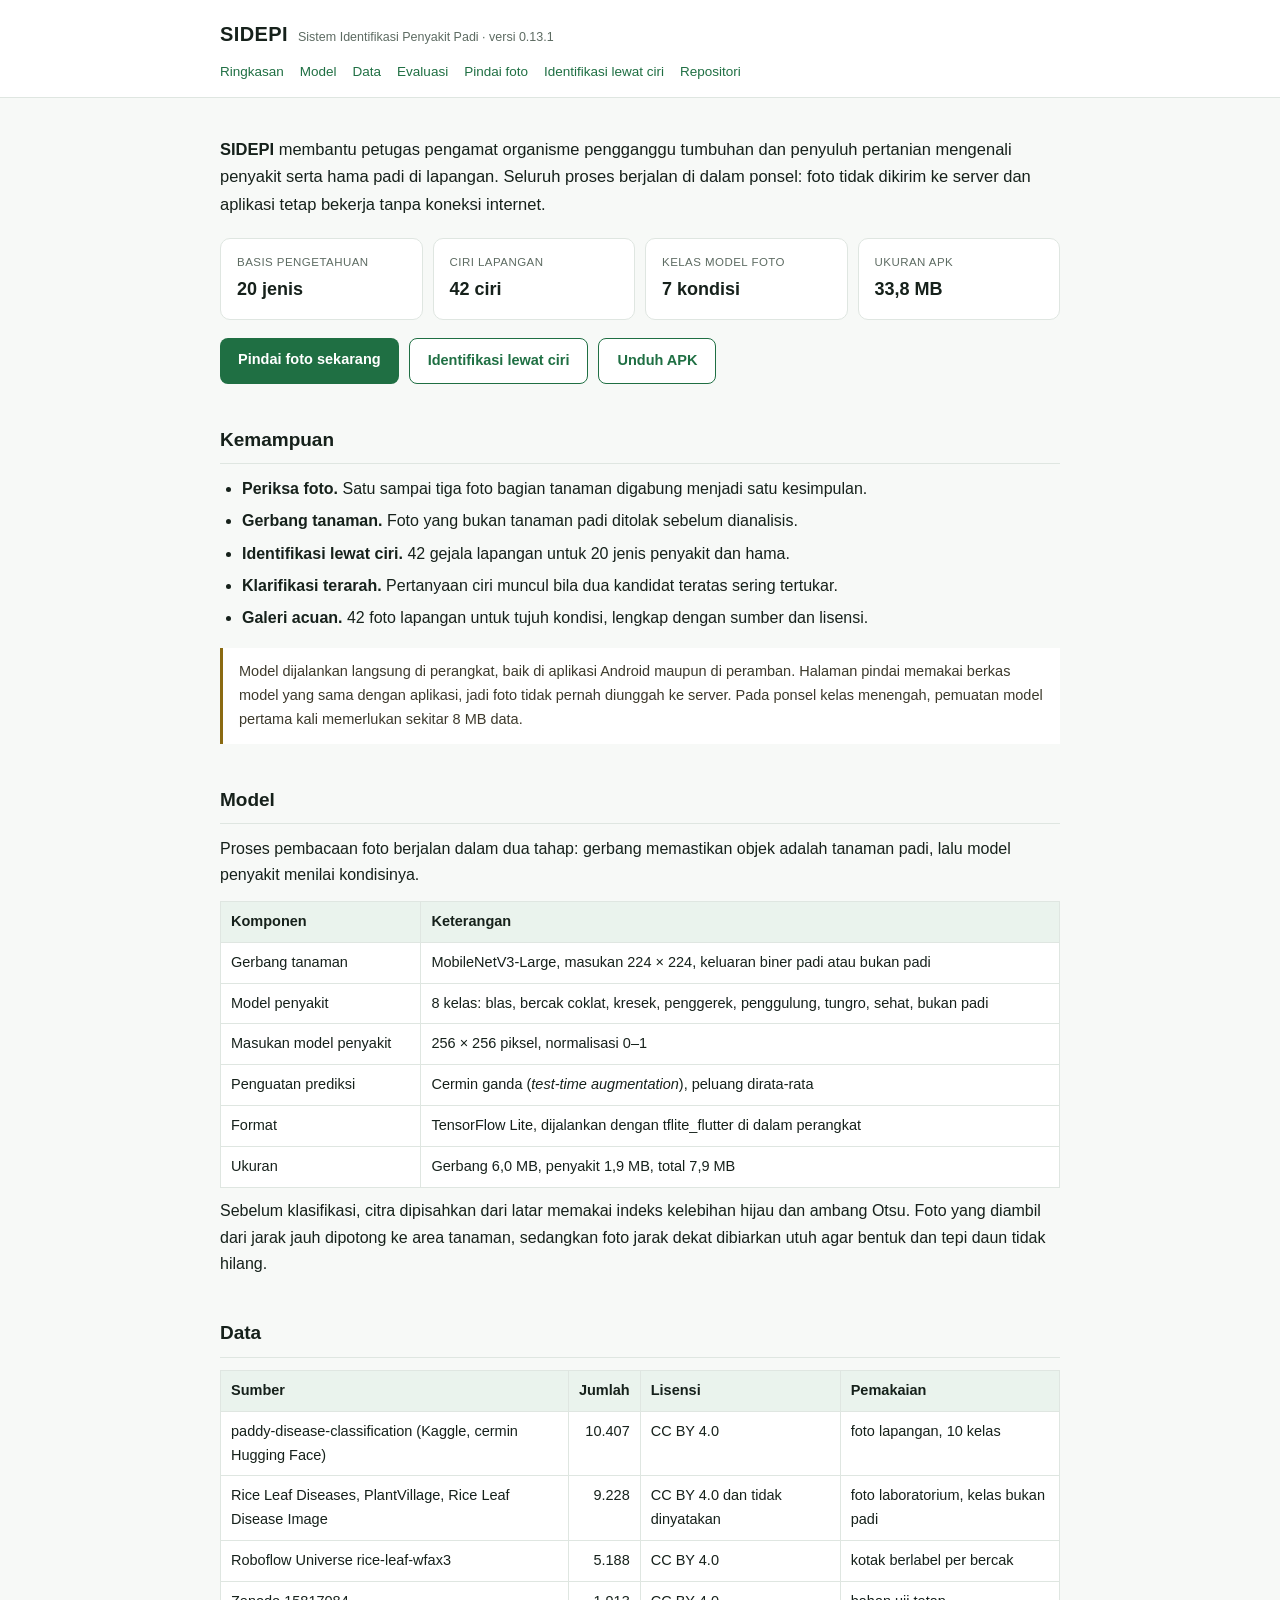
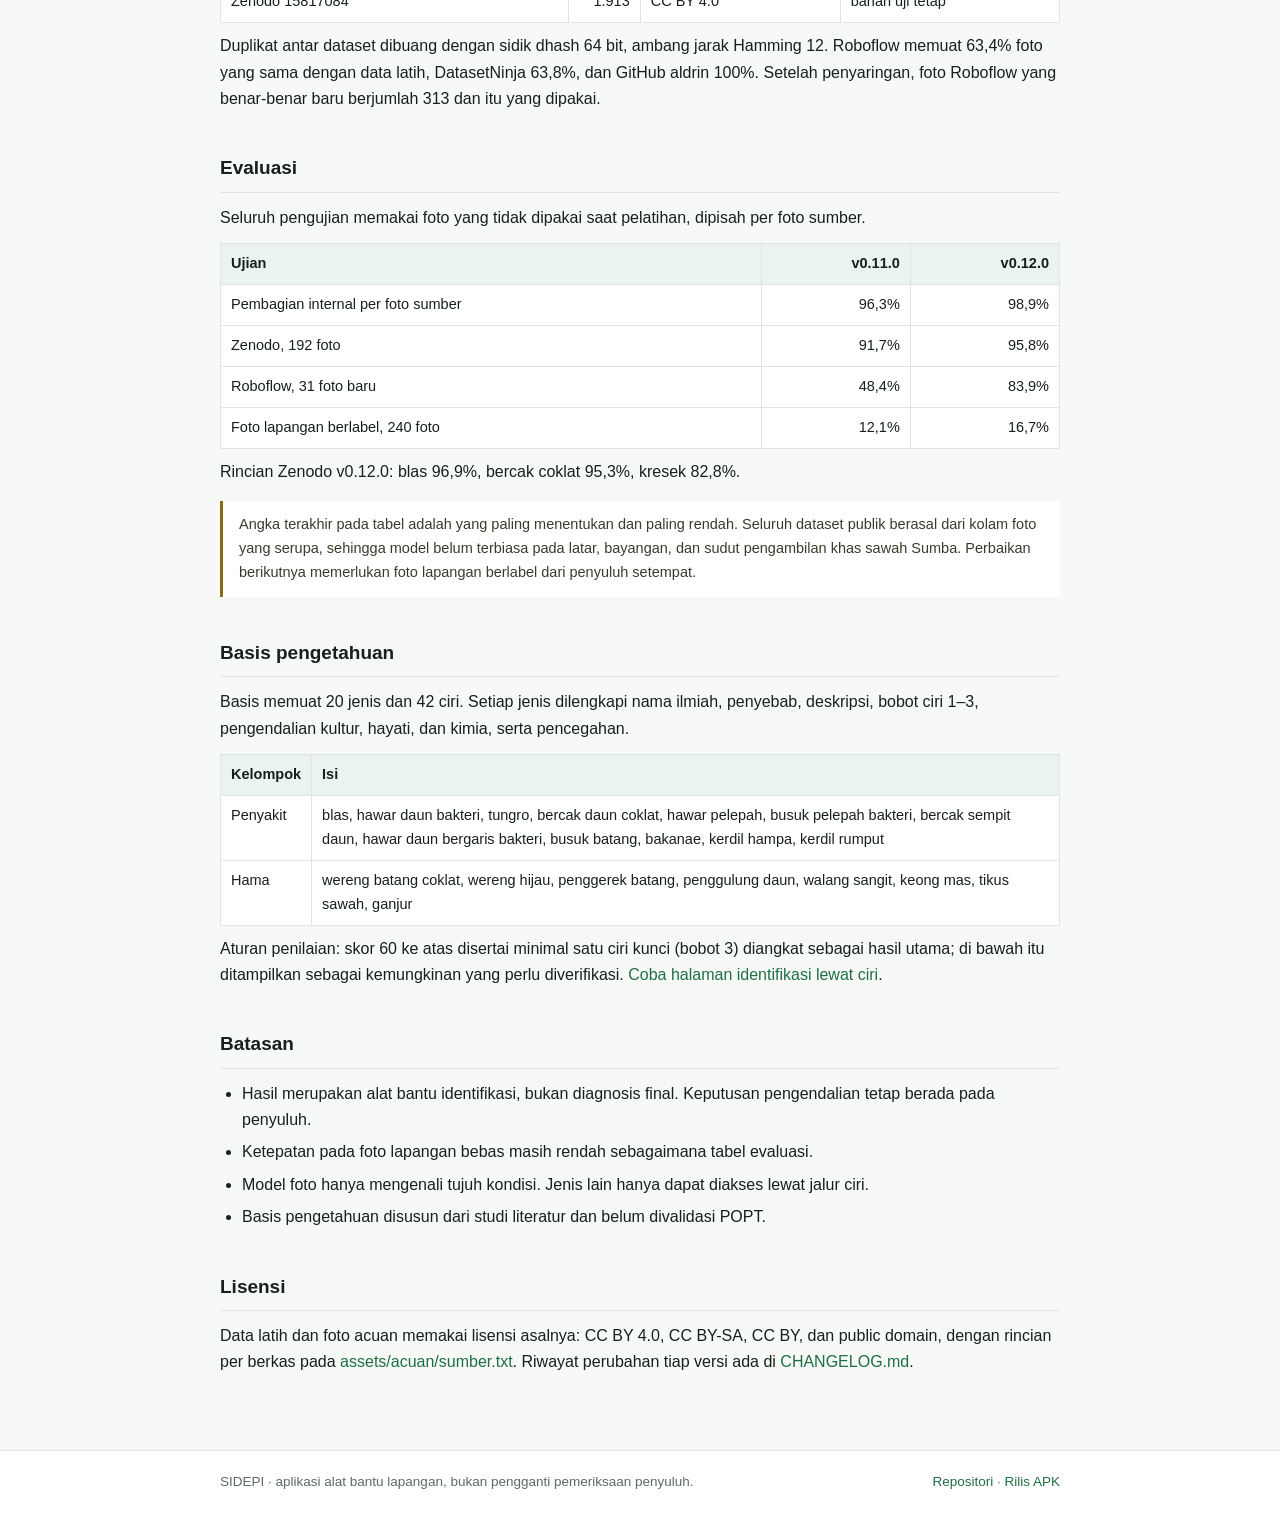
<file: docs/index.html>
<!DOCTYPE html>
<html lang="id">
<head>
<meta charset="utf-8">
<meta name="viewport" content="width=device-width, initial-scale=1, viewport-fit=cover">
<meta name="theme-color" content="#1f6f43">
<meta name="description" content="SIDEPI, aplikasi identifikasi penyakit dan hama padi untuk petugas lapangan. Model citra di perangkat, sistem pakar 42 ciri, 20 jenis, bekerja tanpa internet.">
<title>SIDEPI — Identifikasi Penyakit dan Hama Padi</title>
<link rel="stylesheet" href="gaya.css">
</head>
<body>

<header class="kepala">
  <div class="kepala-dalam">
    <div class="merek">
      <h1>SIDEPI</h1>
      <span>Sistem Identifikasi Penyakit Padi &middot; versi 0.13.1</span>
    </div>
    <nav class="nav">
      <a href="#ringkasan">Ringkasan</a>
      <a href="#model">Model</a>
      <a href="#data">Data</a>
      <a href="#evaluasi">Evaluasi</a>
      <a href="pindai.html">Pindai foto</a>
      <a href="ciri.html">Identifikasi lewat ciri</a>
      <a href="https://github.com/arifrenggy/sidepi-app">Repositori</a>
    </nav>
  </div>
</header>

<main>

  <section id="ringkasan" class="pendahuluan">
    <p><strong>SIDEPI</strong> membantu petugas pengamat organisme pengganggu tumbuhan
    dan penyuluh pertanian mengenali penyakit serta hama padi di lapangan. Seluruh
    proses berjalan di dalam ponsel: foto tidak dikirim ke server dan aplikasi tetap
    bekerja tanpa koneksi internet.</p>

    <dl class="ringkas">
      <div><dt>Basis pengetahuan</dt><dd>20 jenis</dd></div>
      <div><dt>Ciri lapangan</dt><dd>42 ciri</dd></div>
      <div><dt>Kelas model foto</dt><dd>7 kondisi</dd></div>
      <div><dt>Ukuran APK</dt><dd>33,8 MB</dd></div>
    </dl>

    <div class="aksi">
      <a class="tombol" href="pindai.html">Pindai foto sekarang</a>
      <a class="tombol samar" href="ciri.html">Identifikasi lewat ciri</a>
      <a class="tombol samar" href="https://github.com/arifrenggy/sidepi-app/releases/latest">Unduh APK</a>
    </div>
  </section>

  <h2>Kemampuan</h2>
  <ul>
    <li><strong>Periksa foto.</strong> Satu sampai tiga foto bagian tanaman digabung menjadi satu kesimpulan.</li>
    <li><strong>Gerbang tanaman.</strong> Foto yang bukan tanaman padi ditolak sebelum dianalisis.</li>
    <li><strong>Identifikasi lewat ciri.</strong> 42 gejala lapangan untuk 20 jenis penyakit dan hama.</li>
    <li><strong>Klarifikasi terarah.</strong> Pertanyaan ciri muncul bila dua kandidat teratas sering tertukar.</li>
    <li><strong>Galeri acuan.</strong> 42 foto lapangan untuk tujuh kondisi, lengkap dengan sumber dan lisensi.</li>
  </ul>

  <div class="catatan">
    Model dijalankan langsung di perangkat, baik di aplikasi Android maupun di
    peramban. Halaman pindai memakai berkas model yang sama dengan aplikasi, jadi
    foto tidak pernah diunggah ke server. Pada ponsel kelas menengah, pemuatan
    model pertama kali memerlukan sekitar 8 MB data.
  </div>

  <h2 id="model">Model</h2>
  <p>Proses pembacaan foto berjalan dalam dua tahap: gerbang memastikan objek adalah
  tanaman padi, lalu model penyakit menilai kondisinya.</p>

  <table>
    <tr><th>Komponen</th><th>Keterangan</th></tr>
    <tr><td>Gerbang tanaman</td><td>MobileNetV3-Large, masukan 224 &times; 224, keluaran biner padi atau bukan padi</td></tr>
    <tr><td>Model penyakit</td><td>8 kelas: blas, bercak coklat, kresek, penggerek, penggulung, tungro, sehat, bukan padi</td></tr>
    <tr><td>Masukan model penyakit</td><td>256 &times; 256 piksel, normalisasi 0&ndash;1</td></tr>
    <tr><td>Penguatan prediksi</td><td>Cermin ganda (<em>test-time augmentation</em>), peluang dirata-rata</td></tr>
    <tr><td>Format</td><td>TensorFlow Lite, dijalankan dengan tflite_flutter di dalam perangkat</td></tr>
    <tr><td>Ukuran</td><td>Gerbang 6,0 MB, penyakit 1,9 MB, total 7,9 MB</td></tr>
  </table>

  <p>Sebelum klasifikasi, citra dipisahkan dari latar memakai indeks kelebihan hijau
  dan ambang Otsu. Foto yang diambil dari jarak jauh dipotong ke area tanaman,
  sedangkan foto jarak dekat dibiarkan utuh agar bentuk dan tepi daun tidak hilang.</p>

  <h2 id="data">Data</h2>
  <table>
    <tr><th>Sumber</th><th class="angka">Jumlah</th><th>Lisensi</th><th>Pemakaian</th></tr>
    <tr><td>paddy-disease-classification (Kaggle, cermin Hugging Face)</td><td class="angka">10.407</td><td>CC BY 4.0</td><td>foto lapangan, 10 kelas</td></tr>
    <tr><td>Rice Leaf Diseases, PlantVillage, Rice Leaf Disease Image</td><td class="angka">9.228</td><td>CC BY 4.0 dan tidak dinyatakan</td><td>foto laboratorium, kelas bukan padi</td></tr>
    <tr><td>Roboflow Universe rice-leaf-wfax3</td><td class="angka">5.188</td><td>CC BY 4.0</td><td>kotak berlabel per bercak</td></tr>
    <tr><td>Zenodo 15817084</td><td class="angka">1.913</td><td>CC BY 4.0</td><td>bahan uji tetap</td></tr>
  </table>

  <p>Duplikat antar dataset dibuang dengan sidik dhash 64 bit, ambang jarak Hamming 12.
  Roboflow memuat 63,4% foto yang sama dengan data latih, DatasetNinja 63,8%, dan
  GitHub aldrin 100%. Setelah penyaringan, foto Roboflow yang benar-benar baru
  berjumlah 313 dan itu yang dipakai.</p>

  <h2 id="evaluasi">Evaluasi</h2>
  <p>Seluruh pengujian memakai foto yang tidak dipakai saat pelatihan, dipisah per
  foto sumber.</p>

  <table>
    <tr><th>Ujian</th><th class="angka">v0.11.0</th><th class="angka">v0.12.0</th></tr>
    <tr><td>Pembagian internal per foto sumber</td><td class="angka">96,3%</td><td class="angka">98,9%</td></tr>
    <tr><td>Zenodo, 192 foto</td><td class="angka">91,7%</td><td class="angka">95,8%</td></tr>
    <tr><td>Roboflow, 31 foto baru</td><td class="angka">48,4%</td><td class="angka">83,9%</td></tr>
    <tr><td>Foto lapangan berlabel, 240 foto</td><td class="angka">12,1%</td><td class="angka">16,7%</td></tr>
  </table>

  <p>Rincian Zenodo v0.12.0: blas 96,9%, bercak coklat 95,3%, kresek 82,8%.</p>

  <div class="catatan">
    Angka terakhir pada tabel adalah yang paling menentukan dan paling rendah.
    Seluruh dataset publik berasal dari kolam foto yang serupa, sehingga model belum
    terbiasa pada latar, bayangan, dan sudut pengambilan khas sawah Sumba.
    Perbaikan berikutnya memerlukan foto lapangan berlabel dari penyuluh setempat.
  </div>

  <h2>Basis pengetahuan</h2>
  <p>Basis memuat 20 jenis dan 42 ciri. Setiap jenis dilengkapi nama ilmiah,
  penyebab, deskripsi, bobot ciri 1&ndash;3, pengendalian kultur, hayati, dan kimia,
  serta pencegahan.</p>

  <table>
    <tr><th>Kelompok</th><th>Isi</th></tr>
    <tr><td>Penyakit</td><td>blas, hawar daun bakteri, tungro, bercak daun coklat, hawar pelepah, busuk pelepah bakteri, bercak sempit daun, hawar daun bergaris bakteri, busuk batang, bakanae, kerdil hampa, kerdil rumput</td></tr>
    <tr><td>Hama</td><td>wereng batang coklat, wereng hijau, penggerek batang, penggulung daun, walang sangit, keong mas, tikus sawah, ganjur</td></tr>
  </table>

  <p>Aturan penilaian: skor 60 ke atas disertai minimal satu ciri kunci (bobot 3)
  diangkat sebagai hasil utama; di bawah itu ditampilkan sebagai kemungkinan yang
  perlu diverifikasi. <a href="ciri.html">Coba halaman identifikasi lewat ciri</a>.</p>

  <h2>Batasan</h2>
  <ul>
    <li>Hasil merupakan alat bantu identifikasi, bukan diagnosis final. Keputusan pengendalian tetap berada pada penyuluh.</li>
    <li>Ketepatan pada foto lapangan bebas masih rendah sebagaimana tabel evaluasi.</li>
    <li>Model foto hanya mengenali tujuh kondisi. Jenis lain hanya dapat diakses lewat jalur ciri.</li>
    <li>Basis pengetahuan disusun dari studi literatur dan belum divalidasi POPT.</li>
  </ul>

  <h2>Lisensi</h2>
  <p>Data latih dan foto acuan memakai lisensi asalnya: CC BY 4.0, CC BY-SA, CC BY,
  dan public domain, dengan rincian per berkas pada
  <a href="https://github.com/arifrenggy/sidepi-app/blob/main/assets/acuan/sumber.txt">assets/acuan/sumber.txt</a>.
  Riwayat perubahan tiap versi ada di
  <a href="https://github.com/arifrenggy/sidepi-app/blob/main/CHANGELOG.md">CHANGELOG.md</a>.</p>

</main>

<footer class="kaki">
  <div class="kaki-dalam">
    <span>SIDEPI &middot; aplikasi alat bantu lapangan, bukan pengganti pemeriksaan penyuluh.</span>
    <span><a href="https://github.com/arifrenggy/sidepi-app">Repositori</a> &middot; <a href="https://github.com/arifrenggy/sidepi-app/releases/latest">Rilis APK</a></span>
  </div>
</footer>

</body>
</html>
</file>
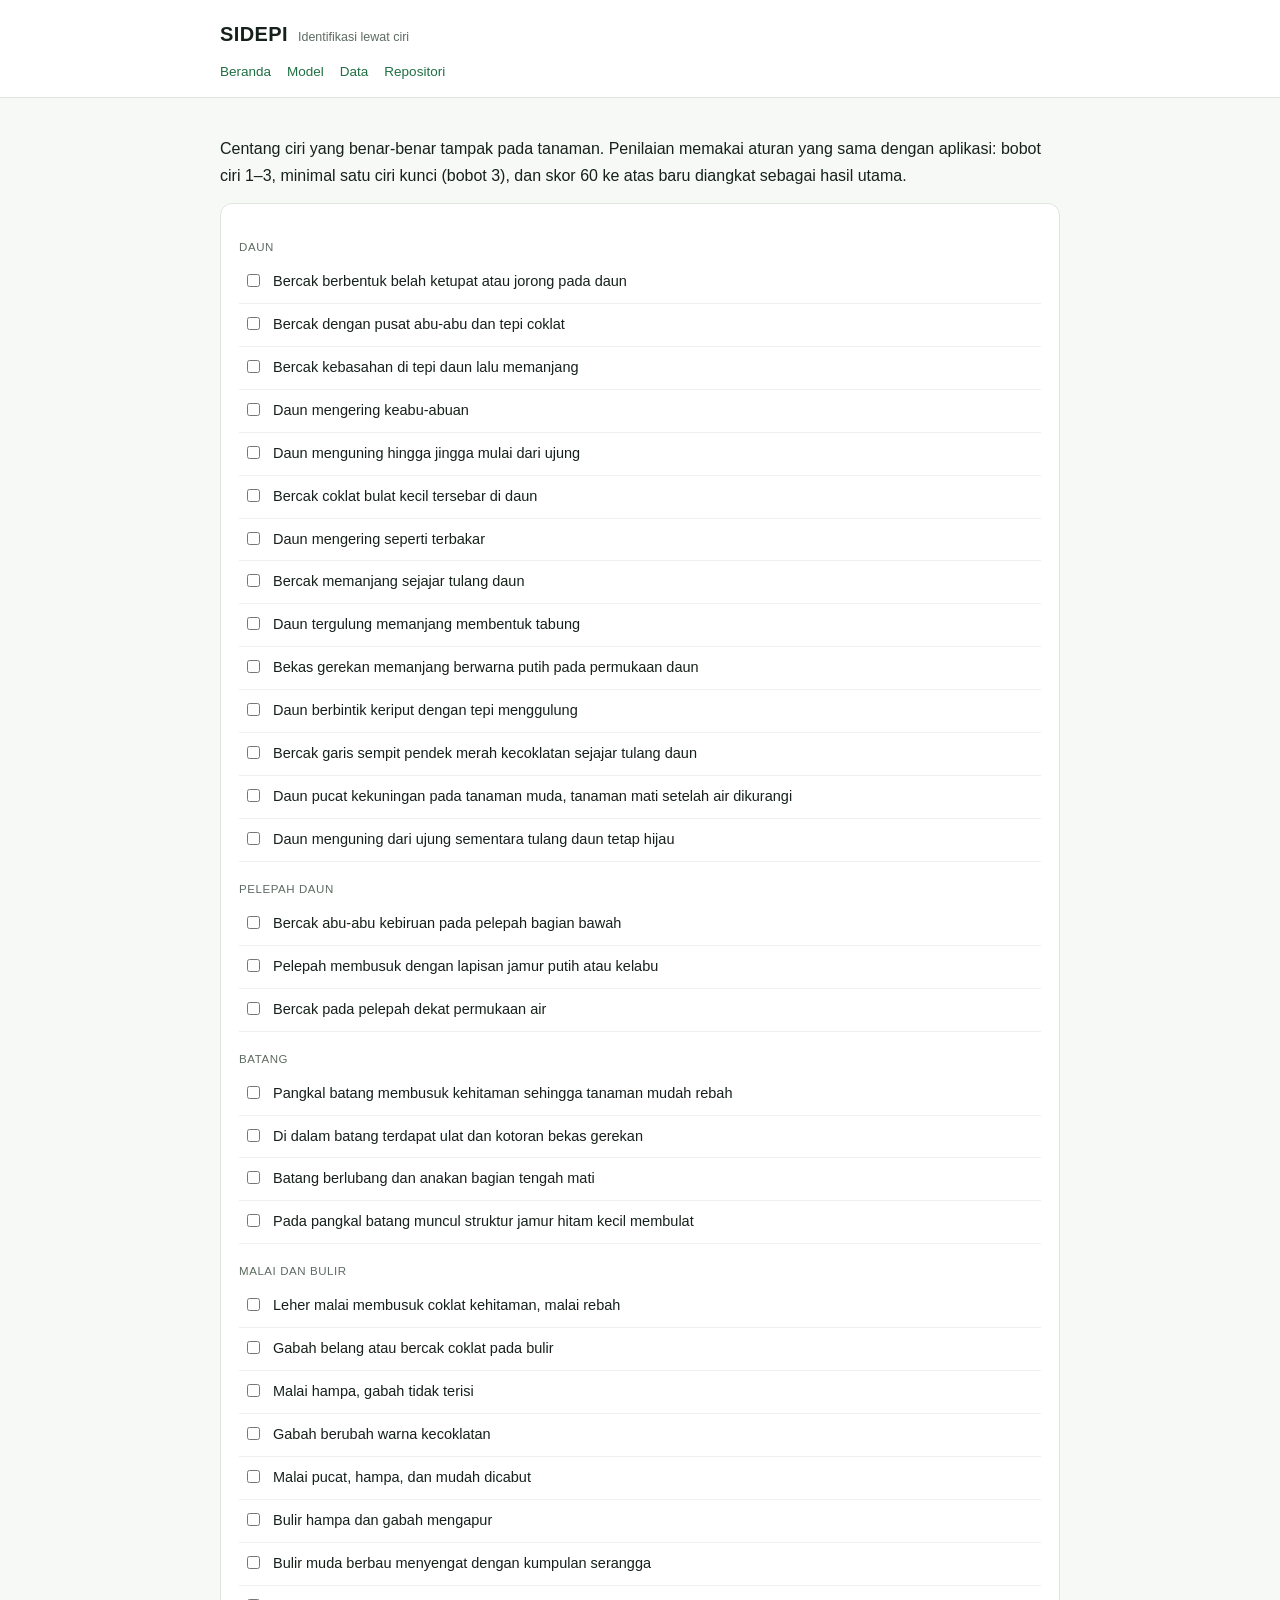
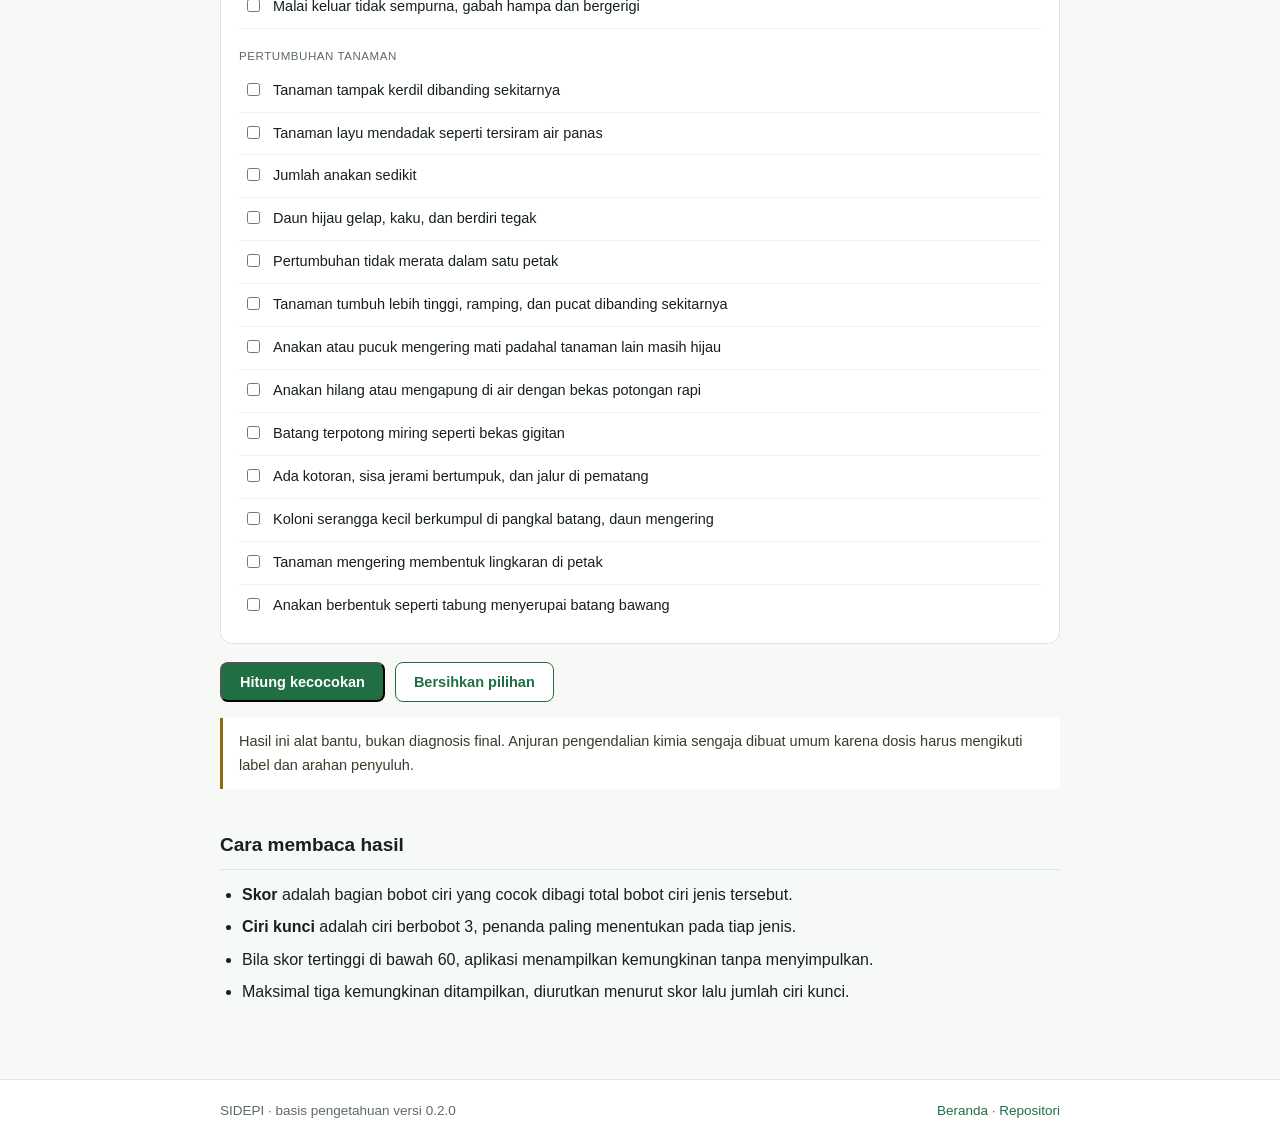
<file: docs/ciri.html>
<!DOCTYPE html>
<html lang="id">
<head>
<meta charset="utf-8">
<meta name="viewport" content="width=device-width, initial-scale=1, viewport-fit=cover">
<meta name="theme-color" content="#1f6f43">
<meta name="description" content="Identifikasi penyakit dan hama padi lewat ciri lapangan, memakai basis pengetahuan 20 jenis dan 42 ciri yang sama dengan aplikasi SIDEPI.">
<title>Identifikasi lewat ciri — SIDEPI</title>
<link rel="stylesheet" href="gaya.css">
</head>
<body>

<header class="kepala">
  <div class="kepala-dalam">
    <div class="merek">
      <h1>SIDEPI</h1>
      <span>Identifikasi lewat ciri</span>
    </div>
    <nav class="nav">
      <a href="index.html">Beranda</a>
      <a href="index.html#model">Model</a>
      <a href="index.html#data">Data</a>
      <a href="https://github.com/arifrenggy/sidepi-app">Repositori</a>
    </nav>
  </div>
</header>

<main>

  <p>Centang ciri yang benar-benar tampak pada tanaman. Penilaian memakai aturan yang
  sama dengan aplikasi: bobot ciri 1&ndash;3, minimal satu ciri kunci (bobot 3), dan
  skor 60 ke atas baru diangkat sebagai hasil utama.</p>

  <div class="panel">
    <div id="daftar-ciri" class="kosong">Memuat basis pengetahuan…</div>
  </div>

  <div class="aksi">
    <button class="tombol" id="tombol-hitung">Hitung kecocokan</button>
    <button class="tombol samar" id="tombol-bersih">Bersihkan pilihan</button>
  </div>

  <section id="hasil" hidden>
    <h2>Hasil penilaian</h2>
    <div id="kartu-hasil"></div>
  </section>

  <div class="catatan">
    Hasil ini alat bantu, bukan diagnosis final. Anjuran pengendalian kimia sengaja
    dibuat umum karena dosis harus mengikuti label dan arahan penyuluh.
  </div>

  <h2>Cara membaca hasil</h2>
  <ul>
    <li><strong>Skor</strong> adalah bagian bobot ciri yang cocok dibagi total bobot ciri jenis tersebut.</li>
    <li><strong>Ciri kunci</strong> adalah ciri berbobot 3, penanda paling menentukan pada tiap jenis.</li>
    <li>Bila skor tertinggi di bawah 60, aplikasi menampilkan kemungkinan tanpa menyimpulkan.</li>
    <li>Maksimal tiga kemungkinan ditampilkan, diurutkan menurut skor lalu jumlah ciri kunci.</li>
  </ul>

</main>

<footer class="kaki">
  <div class="kaki-dalam">
    <span>SIDEPI &middot; basis pengetahuan versi <span id="versi-basis">&mdash;</span></span>
    <span><a href="index.html">Beranda</a> &middot; <a href="https://github.com/arifrenggy/sidepi-app">Repositori</a></span>
  </div>
</footer>

<script src="ciri.js"></script>
</body>
</html>
</file>
<file: docs/gaya.css>
:root {
  --hijau: #1f6f43;
  --hijau-tua: #14512f;
  --hijau-muda: #eaf3ed;
  --tinta: #16211b;
  --redup: #5d6b62;
  --garis: #dfe6e1;
  --kertas: #ffffff;
  --latar: #f7f9f7;
  --kuning: #8a6a12;
}

* { box-sizing: border-box; }

html { -webkit-text-size-adjust: 100%; }

body {
  margin: 0;
  background: var(--latar);
  color: var(--tinta);
  font-family: -apple-system, BlinkMacSystemFont, "Segoe UI", Roboto, "Helvetica Neue", Arial, sans-serif;
  font-size: 16px;
  line-height: 1.65;
}

a { color: var(--hijau); text-decoration: none; }
a:hover { text-decoration: underline; }

.kepala {
  background: var(--kertas);
  border-bottom: 1px solid var(--garis);
}

.kepala-dalam {
  max-width: 880px;
  margin: 0 auto;
  padding: 18px 20px 14px;
}

.merek {
  display: flex;
  align-items: baseline;
  gap: 10px;
  flex-wrap: wrap;
}

.merek h1 {
  font-size: 20px;
  letter-spacing: 0.02em;
  margin: 0;
}

.merek span {
  font-size: 12.5px;
  color: var(--redup);
}

.nav {
  display: flex;
  gap: 16px;
  flex-wrap: wrap;
  margin-top: 10px;
  font-size: 13.5px;
}

main {
  max-width: 880px;
  margin: 0 auto;
  padding: 28px 20px 64px;
}

h2 {
  font-size: 19px;
  margin: 40px 0 12px;
  padding-bottom: 8px;
  border-bottom: 1px solid var(--garis);
}

h3 {
  font-size: 15.5px;
  margin: 22px 0 6px;
}

p { margin: 10px 0; }

.pendahuluan p { font-size: 16.5px; }

.ringkas {
  display: grid;
  grid-template-columns: repeat(auto-fit, minmax(150px, 1fr));
  gap: 10px;
  margin: 20px 0 4px;
}

.ringkas div {
  background: var(--kertas);
  border: 1px solid var(--garis);
  border-radius: 10px;
  padding: 14px 16px;
}

.ringkas dt {
  font-size: 11.5px;
  letter-spacing: 0.04em;
  text-transform: uppercase;
  color: var(--redup);
}

.ringkas dd {
  margin: 3px 0 0;
  font-size: 18px;
  font-weight: 600;
}

.tombol {
  display: inline-block;
  background: var(--hijau);
  color: #fff;
  padding: 10px 18px;
  border-radius: 8px;
  font-size: 14.5px;
  font-weight: 600;
}

.tombol:hover { background: var(--hijau-tua); text-decoration: none; }

.tombol.samar {
  background: var(--kertas);
  color: var(--hijau);
  border: 1px solid var(--hijau);
}

.aksi { display: flex; gap: 10px; flex-wrap: wrap; margin: 18px 0 4px; }

table {
  width: 100%;
  border-collapse: collapse;
  margin: 12px 0 6px;
  font-size: 14.5px;
  background: var(--kertas);
}

th, td {
  border: 1px solid var(--garis);
  padding: 8px 10px;
  text-align: left;
  vertical-align: top;
}

th { background: var(--hijau-muda); font-weight: 600; }

td.angka, th.angka { text-align: right; }

ul { margin: 10px 0; padding-left: 22px; }
li { margin: 6px 0; }

.catatan {
  background: var(--kertas);
  border-left: 3px solid var(--kuning);
  padding: 12px 16px;
  margin: 16px 0;
  font-size: 14.5px;
  color: #3d3a2c;
}

.kode {
  background: #10231a;
  color: #dce9e1;
  padding: 14px 16px;
  border-radius: 10px;
  overflow-x: auto;
  font-family: ui-monospace, SFMono-Regular, Menlo, monospace;
  font-size: 12.5px;
  line-height: 1.55;
}

/* halaman identifikasi ciri */
.panel {
  background: var(--kertas);
  border: 1px solid var(--garis);
  border-radius: 12px;
  padding: 16px 18px;
  margin: 14px 0;
}

.panel h3 { margin-top: 0; }

label.ciri {
  display: flex;
  gap: 10px;
  align-items: flex-start;
  padding: 9px 4px;
  border-bottom: 1px solid #eef2ef;
  font-size: 14.5px;
  cursor: pointer;
}

label.ciri:last-child { border-bottom: 0; }

label.ciri input { margin-top: 4px; }

.kelompok {
  font-size: 11.5px;
  letter-spacing: 0.05em;
  text-transform: uppercase;
  color: var(--redup);
  margin: 18px 0 4px;
}

.hasil-utama {
  border: 1px solid var(--hijau);
  background: var(--hijau-muda);
  border-radius: 12px;
  padding: 14px 16px;
  margin: 12px 0;
}

.hasil-utama .skor { font-size: 26px; font-weight: 700; color: var(--hijau-tua); }

.baris-hasil {
  display: flex;
  justify-content: space-between;
  gap: 12px;
  padding: 8px 0;
  border-bottom: 1px solid #eef2ef;
  font-size: 14.5px;
}

.baris-hasil:last-child { border-bottom: 0; }

.batang {
  height: 8px;
  background: #e7ece8;
  border-radius: 6px;
  overflow: hidden;
  margin-top: 6px;
}

.batang span { display: block; height: 100%; background: var(--hijau); }

.kosong { color: var(--redup); font-size: 14.5px; }

/* kaki */
.kaki {
  border-top: 1px solid var(--garis);
  background: var(--kertas);
  font-size: 13.5px;
  color: var(--redup);
}

.kaki-dalam {
  max-width: 880px;
  margin: 0 auto;
  padding: 20px;
  display: flex;
  gap: 16px;
  flex-wrap: wrap;
  justify-content: space-between;
}

@media (max-width: 520px) {
  h2 { font-size: 17.5px; }
  body { font-size: 15.5px; }
  th, td { font-size: 13.5px; padding: 7px 8px; }
}

.kotak-foto {
  position: relative;
  width: 100%;
  min-height: 220px;
  border: 1px dashed #c9d3cc;
  border-radius: 12px;
  background: #fbfdfb;
  display: flex;
  align-items: center;
  justify-content: center;
  overflow: hidden;
  color: var(--redup);
  font-size: 14px;
}

.kotak-foto img {
  width: 100%;
  max-height: 420px;
  object-fit: contain;
  display: block;
}
</file>
